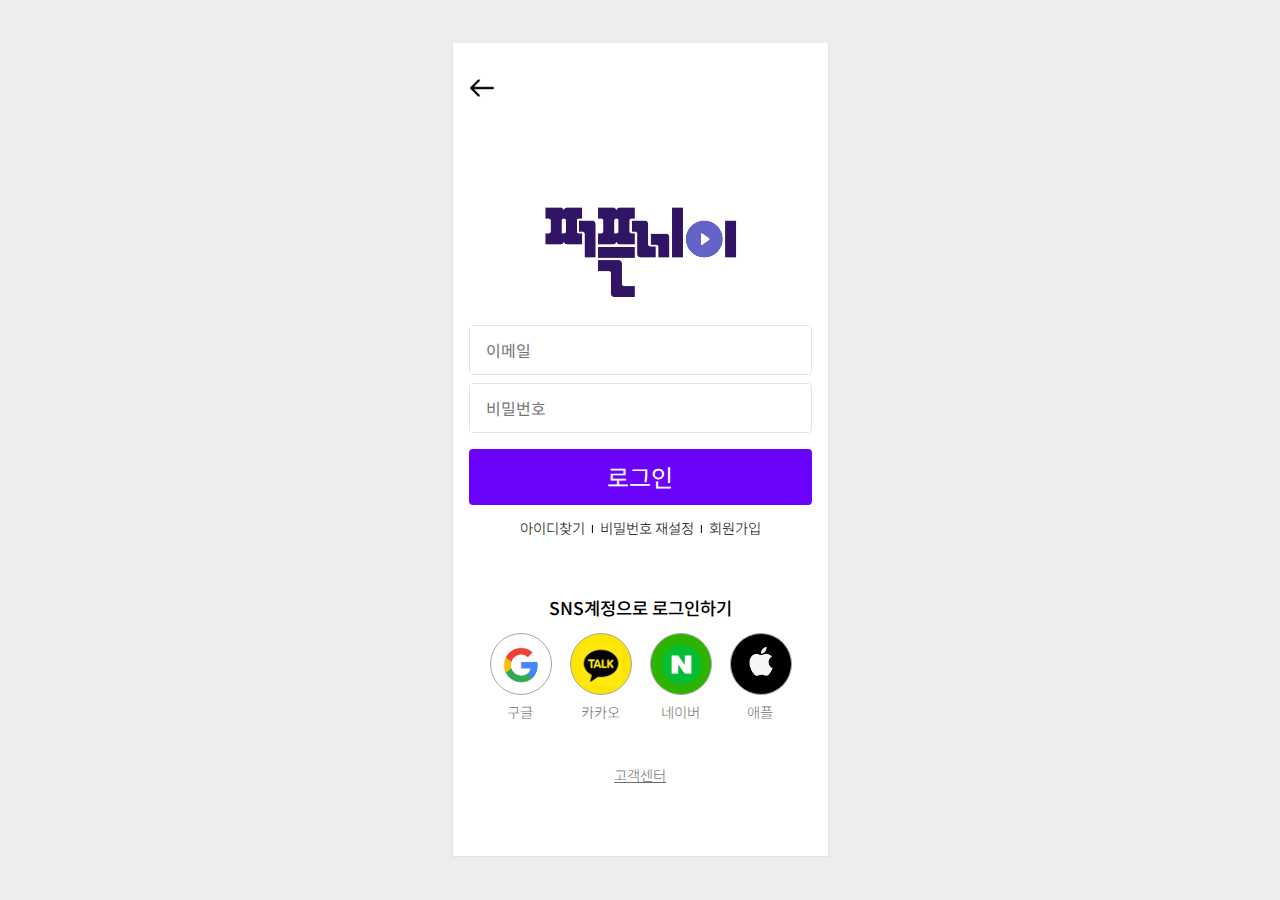
<file: login.html>
<!DOCTYPE html>
<html lang="en">
<head>
    <meta charset="UTF-8">
    <meta name="viewport" content="width=device-width, initial-scale=1.0">
    <title>소비자페이지</title>
    <link rel="stylesheet" type="text/css" href="./css/style.css" />
    <link href="https://fonts.googleapis.com/css2?family=Noto+Sans+KR:wght@100;300;400;500;700;900&display=swap" rel="stylesheet">
</head>
<body>
    <div class="mobile-container">
        <nav class="top-area wrapper" style="box-shadow: none;">
            <button class="back">
                <a onclick="history.back();">
                    <img src="/img/back.png" alt="뒤로 가기">
                </a>
            </button>
        </nav>    
        <section class="main">
            <a class="purplay-logo">
                <img src="./img/퍼플레이 로고_한글.png" alt="퍼플레이 로고"></a>
            <div class="login-area">
                <div class="id-pwd-area">
                    <div class="input-area">
                        <label name="email">이메일</label>
                        <input id="email" class="login-input" type="email" name="email" placeholder="이메일"/>
                    </div>
                    <div class="input-area">
                        <label name="pwd">비밀번호</label>
                        <input id="password" class="login-input" type="password" name="password" placeholder="비밀번호"/>
                    </div>
                    <p class="login-error-txt">에러메시지</p>
                </div>
                <button class="login-btn">로그인</button>
            </div>
            <div class="new-id-pwd-sign">
                <a>아이디찾기</a>
                <a>비밀번호 재설정</a>
                <a>회원가입</a>
            </div>
            <div class="social-login-area">
                <p>SNS계정으로 로그인하기</p>
                <button class="social-btn">
                    <div class="bg google">
                        <img src="./img/google-logo.png" alt="구글 로고">
                    </div>
                    <span>구글</span>
                </button>
                <button class="social-btn">
                    <div class="kakao bg">
                        <img src="./img/kakao-logo.png" alt="카카오 로고">
                    </div>
                    <span>카카오</span>
                </button>
                <button class="social-btn">
                    <div class="naver bg">
                        <img src="./img/naver-logo.png" alt="네이버 로고">
                    </div>
                    <span>네이버</span>
                </button>
                <button class="social-btn">
                    <div class="apple bg">
                        <img src="./img/apple-logo.png" alt="애플 로고">
                    </div>
                    <span>애플</span>
                </button>
            </div>
            <a class="cs">고객센터</a>
        </div>
    </section>
</body>
<script>
    const $TEST_ID = 'test@purplay.co.kr';
    const $TEST_PWD = '12345678';

    const $inputId = document.querySelector('input[name=email]');
    const $inputPwd = document.querySelector('input[name=password]');

    let $errorTxt = document.querySelector('.login-error-txt');

    const $loginBtn = document.querySelector('.login-btn');

    const init = () => {
        window.addEventListener('keydown', (e) => {
            if( e.key === 'Enter') {
                loginCheck();
            }
        });
    };

    const loginCheck = () => {
        if ( $inputId.value ) {
            if ( $inputPwd.value ) {
                if ( $inputId.value == $TEST_ID) {
                    if( $inputPwd.value == $TEST_PWD ) {
                        sessionStorage.setItem('login', 'true');
                        location.href = './index.html';
                    } else {
                        $inputPwd.focus();
                        $errorTxt.innerText = '비밀번호를 확인해주세요.';
                        $errorTxt.style.display = 'block';
                    }
                } else {
                    $inputId.focus();
                    $errorTxt.innerText = '가입되지 않은 이메일입니다.';
                    $errorTxt.style.display = 'block';
                } 
            } else {
                $inputPwd.focus();
                $errorTxt.innerText = '비밀번호를 입력해주세요.';
                $errorTxt.style.display = 'block';
            }
        } else {
            $inputId.focus();
            $errorTxt.innerText = '이메일을 입력해주세요.';
            $errorTxt.style.display = 'block';
        }
    };


    $loginBtn.addEventListener('click', () => {
        loginCheck();
    });

    $inputId.addEventListener('change', () => {
        $errorTxt.style.display = 'none';
    })

    init();
    
</script>
</html>
</file>
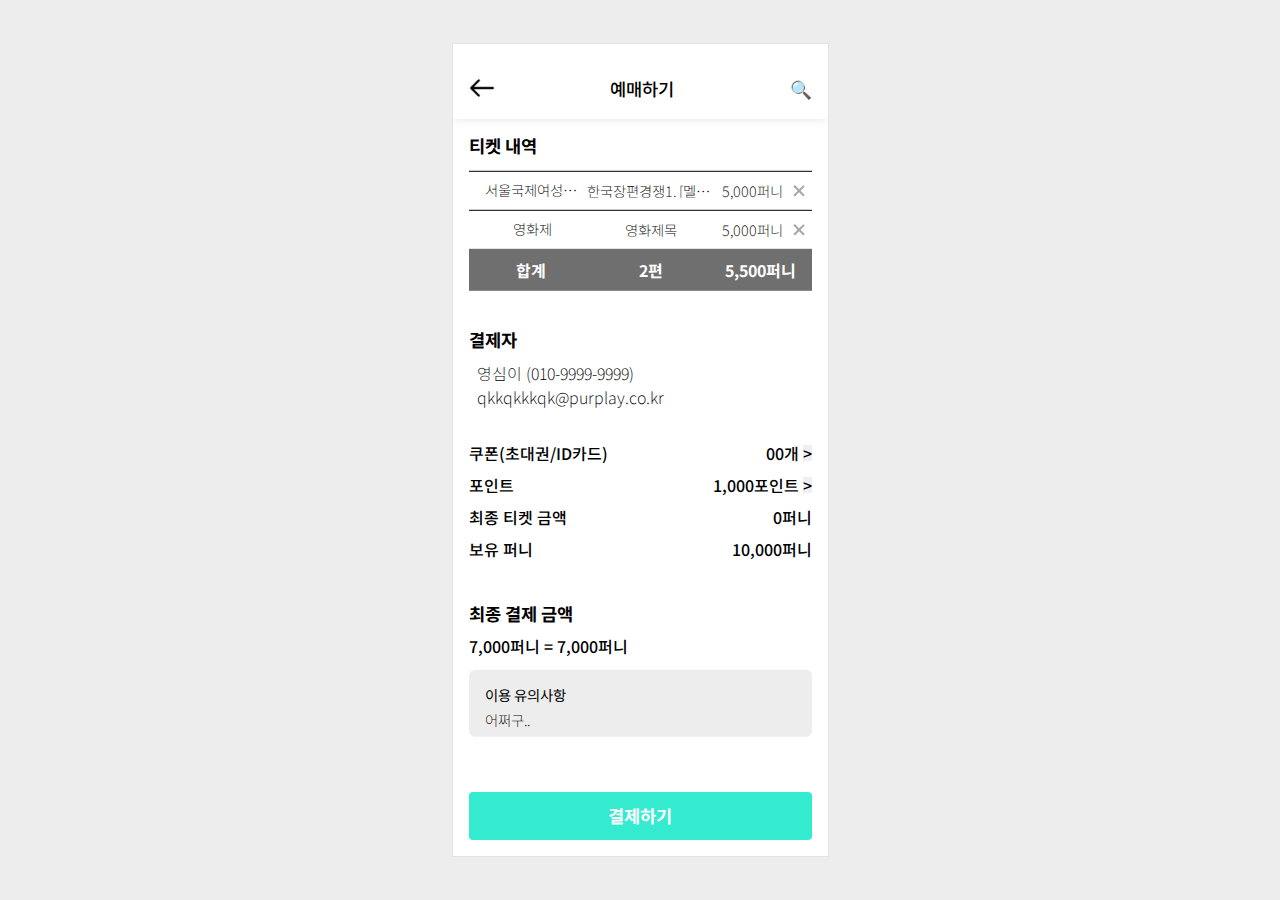
<file: off-payment.html>
<!DOCTYPE html>
<html lang="en">
<head>
    <meta charset="UTF-8">
    <meta name="viewport" content="width=device-width, initial-scale=1.0">
    <link rel="stylesheet" type="text/css" href="./css/style.css" />
    <link href="https://fonts.googleapis.com/css2?family=Noto+Sans+KR:wght@100;300;400;500;700;900&display=swap" rel="stylesheet">
    <title>티켓 결제</title>
</head>
<body>
    <div class="mobile-container">
        <section class="header-area">
            <nav class="top-area wrapper">
                <a class="back" onclick="history.back();">
                    <img src="/img/back.png" alt="뒤로 가기">
                </a>
                <span>예매하기</span>
                <div class="search-notice">
                    <button>🔍</button>
                </div>
            </nav>
        </section>
        <section class="off-main">
            <div class="off-movie-wrapper light">
                <section class="off-order-area">
                    <h3>티켓 내역</h3>
                    <div class="selected-ticket-list">
                        <article class="selected-ticket-item wrapper">
                            <span class="off-name">서울국제여성영화제</span>
                            <span class="ticket-title">한국장편경쟁1. [멜로가 체질]</span>
                            <span class="ticket-price">5,000퍼니</span>
                            <span class="ticket-cancel"></span>
                        </article>
                        <article class="selected-ticket-item wrapper">
                            <span class="off-name">영화제</span>
                            <span class="ticket-title">영화제목</span>
                            <span class="ticket-price">5,000퍼니</span>
                            <span class="ticket-cancel"></span>
                        </article>
                    </div>
                    <div class="ticket-total wrapper">
                        <span>합계</span>
                        <span class="total-count">2편</span>
                        <span class="total-price">5,500퍼니</span>
                    </div>
                </section>
                <section class="off-payment-user-area">
                    <h3>결제자</h3>
                    <div>
                        <span>영심이</span>
                        <span>(010-9999-9999)</span>
                    </div>
                    <div>
                        <span>qkkqkkkqk@purplay.co.kr</span>
                    </div>
                </section>
                <section class="off-payment-area">
                    <div class="payment-option">
                        <h4>쿠폰(초대권/ID카드)</h4>
                        <div>
                            <span>00개</span>
                            <button> > </button>
                        </div>
                    </div>
                    <div class="payment-option">
                        <h4>포인트</h4>
                        <div>
                            <span>1,000포인트</span>
                            <button> > </button>
                        </div>
                    </div>
                    <div class="payment-option">
                        <h4>최종 티켓 금액</h4>
                        <span>0퍼니</span>
                    </div>
                    <div class="payment-option">
                        <h4>보유 퍼니</h4>
                        <span>10,000퍼니</span>
                    </div>
                </section>
                <section class="off-payment-price-area">
                    <h3>최종 결제 금액</h3>
                    <span>7,000퍼니 = 7,000퍼니</span>
                </section>
                <section class="off-user-guide">
                    <div>
                        <h4>이용 유의사항</h4>
                        <p>어쩌구..</p>
                    </div>
                </section>
            </div>
        </section>
        <section class="bottom-area">
            <div class="bottom-btn-area">
                <button class="get-ticket">
                    결제하기
                </button>
            </div>
        </section>
    </div>
</body>
<script>
    const $getTktBtn = document.querySelector('.get-ticket');
    console.log($getTktBtn);

    $getTktBtn.addEventListener('click', () => {
        location.href = "./off-ticketing-complete.html";
    });

</script>
</html>
</file>
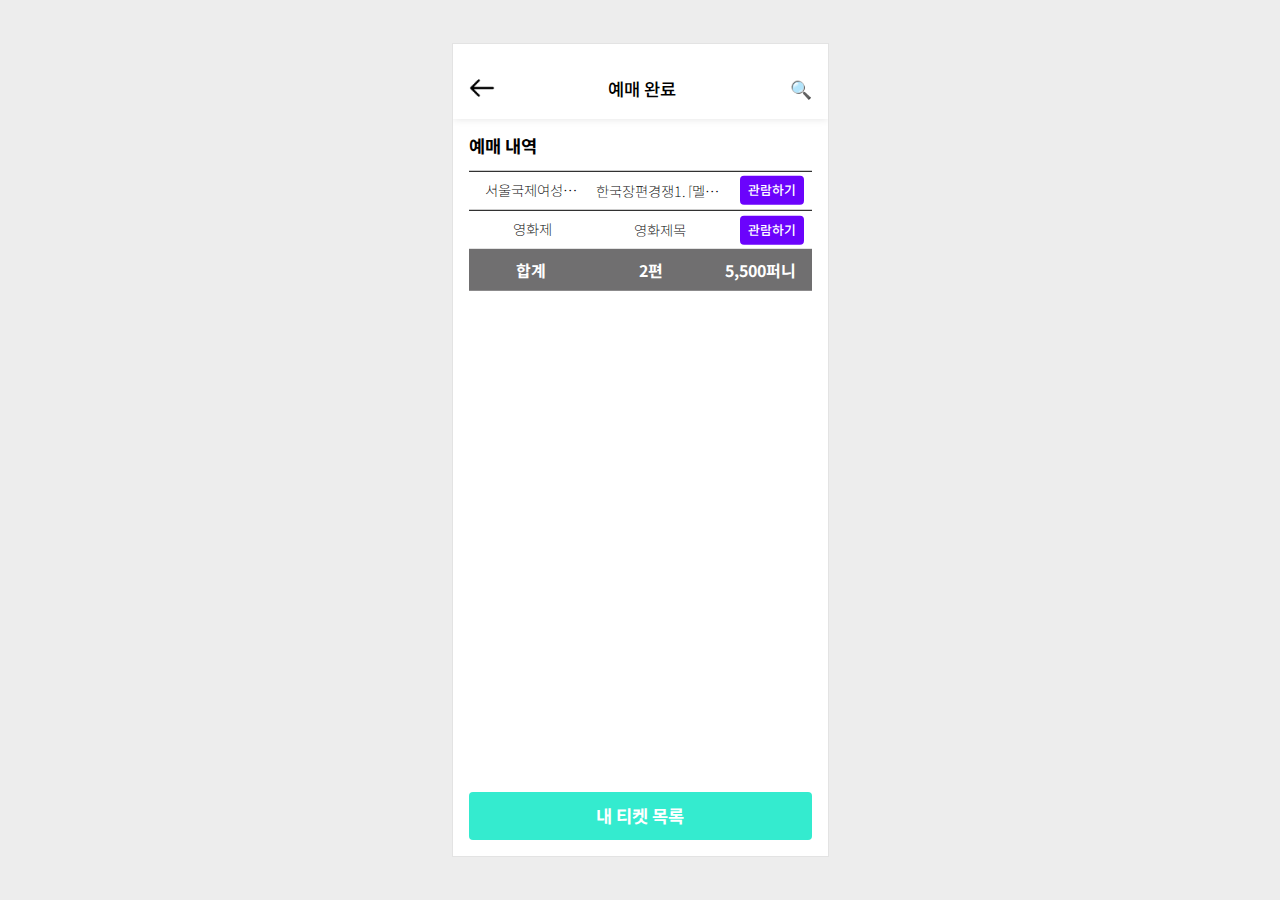
<file: off-ticketing-complete.html>
<!DOCTYPE html>
<html lang="en">
<head>
    <meta charset="UTF-8">
    <meta name="viewport" content="width=device-width, initial-scale=1.0">
    <link rel="stylesheet" type="text/css" href="./css/style.css" />
    <link href="https://fonts.googleapis.com/css2?family=Noto+Sans+KR:wght@100;300;400;500;700;900&display=swap" rel="stylesheet">
    <title>티켓 예매 완료</title>
</head>
<body>
    <div class="mobile-container">
        <section class="header-area">
            <nav class="top-area wrapper">
                <a class="back" onclick="history.back();">
                    <img src="/img/back.png" alt="뒤로 가기">
                </a>
                <span>예매 완료</span>
                <div class="search-notice">
                    <button>🔍</button>
                </div>
            </nav>
        </section>
        <section class="off-main">
            <div class="off-movie-wrapper light">
                <section class="off-order-area">
                    <h3>예매 내역</h3>
                    <div class="selected-ticket-list">
                        <article class="selected-ticket-item wrapper">
                            <span class="off-name">서울국제여성영화제</span>
                            <span class="ticket-title">한국장편경쟁1. [멜로가 체질]</span>
                            <button class="ticket-play-btn">관람하기</button>
                        </article>
                        <article class="selected-ticket-item wrapper">
                            <span class="off-name">영화제</span>
                            <span class="ticket-title">영화제목</span>
                            <button class="ticket-play-btn">관람하기</button>
                        </article>
                    </div>
                    <div class="ticket-total wrapper">
                        <span>합계</span>
                        <span class="total-count">2편</span>
                        <span class="total-price">5,500퍼니</span>
                    </div>
                </section>
            </div>
        </section>
        <section class="bottom-area">
            <div class="bottom-btn-area">
                <button class="get-ticket">내 티켓 목록</button>
            </div>
        </section>
    </div>
</body>
<script>
    const $getTktBtn = document.querySelector('.get-ticket');
    const $playTktBtn = document.querySelector('.ticket-play-btn');

    $getTktBtn.addEventListener('click', () => {
        location.href = "./off-payment.html";
    });

    $playTktBtn.addEventListener('click', () => {
        location.href = "./off-player.html";
    });

</script>
</html>
</file>
<file: css/style.css>
@import "reset.css";
body {
  height: 100vh;
  display: flex;
  align-items: center;
  font-size: 1rem;
  font-family: "Noto Sans KR", sans-serif;
  background-color: #ededed;
}

.wrapper {
  display: flex;
  flex-direction: row;
}

.mobile-container {
  display: flex;
  flex-direction: column;
  position: relative;
  margin: auto;
  width: 375px;
  height: 812px;
  border: 1px solid #e3e3e3;
  background-color: #fff;
}

.header-area {
  display: flex;
  flex-direction: column;
  align-items: flex-start;
  justify-content: start;
  position: absolute;
  top: 0;
  width: 100%;
  height: inherit;
  overflow: hidden;
}

.top-area {
  align-items: center;
  justify-content: space-between;
  padding: 1rem 16px 0 16px;
  width: 343px;
  height: 60px;
  font-size: 1.1rem;
  font-weight: 500;
  background-color: #fff;
  box-shadow: 0 0 8px #e3e3e3;
  transform: translate(0, -1px);
  z-index: 9999;
}
.top-area .back {
  width: 26px;
  background-color: rgba(0, 0, 0, 0);
}
.top-area .back img {
  width: 100%;
}
.top-area button {
  background-color: rgba(0, 0, 0, 0);
}

.off-top-area {
  display: flex;
  flex-direction: column;
  position: absolute;
  top: 0;
  padding-top: 2rem;
  width: 100%;
  border-bottom: 1px solid #3d3d3d;
  background-color: #fff;
  z-index: 9999;
}
.off-top-area .off-top {
  display: flex;
  align-items: center;
  justify-content: space-between;
  margin-bottom: 0.5rem;
  padding: 0 16px;
}
.off-top-area .off-top .off-name {
  font-size: 1.1rem;
  font-weight: 700;
}
.off-top-area .off-top .search-notice button {
  background-color: rgba(0, 0, 0, 0);
}
.off-top-area .off-top .search-notice button + button {
  margin-left: 0.5rem;
}
.off-top-area .off-menu {
  display: flex;
  align-items: center;
  justify-content: space-around;
  margin-top: 1rem;
  padding: 0 16px;
  font-size: 0.9rem;
  text-align: center;
}
.off-top-area .off-menu .off-menu-btn {
  width: 5rem;
  height: 1.7rem;
  cursor: pointer;
}
.off-top-area .off-menu .selected {
  box-sizing: border-box;
  font-weight: 700;
  border-bottom: 5px solid #6b03fc;
}

.main {
  display: flex;
  flex-direction: column;
  align-items: center;
  justify-content: center;
  margin: auto;
  padding: 0 16px;
}
.main .purplay-logo {
  margin-bottom: 1rem;
  width: 70%;
}
.main .purplay-logo img {
  width: 100%;
}
.main .login-area {
  width: 100%;
}
.main .login-area .id-pwd-area {
  margin-bottom: 1rem;
}
.main .login-area .id-pwd-area .input-area {
  margin-bottom: 0.5rem;
  background-color: #fff;
  border: 1px #e3e3e3 solid;
  border-radius: 4px;
}
.main .login-area .id-pwd-area .input-area label {
  display: none;
}
.main .login-area .id-pwd-area .input-area input {
  padding-left: 1rem;
  width: 95%;
  height: 3rem;
}
.main .login-area .id-pwd-area .login-error-txt {
  display: none;
  margin-bottom: 1rem;
  padding-top: 0.5rem;
  padding-left: 0.5rem;
  font-size: 0.8rem;
  color: red;
}
.main .login-area .login-btn {
  margin-bottom: 1rem;
  width: 100%;
  height: 3.5rem;
  color: #fff;
  font-size: 1.5rem;
  font-weight: 400;
  border-radius: 4px;
  background-color: #6b03fc;
}
.main .new-id-pwd-sign {
  position: relative;
  margin-bottom: 4rem;
  font-size: 0.9rem;
  font-weight: 300;
}
.main .new-id-pwd-sign a + a {
  margin-left: 12px;
}
.main .new-id-pwd-sign a + a::before {
  content: "";
  position: absolute;
  width: 8px;
  height: 8px;
  border-left: 1px solid black;
  transform: translate(-90%, 50%);
}
.main .social-login-area {
  margin-bottom: 3rem;
  font-size: 1.1rem;
  font-weight: 500;
  text-align: center;
}
.main .social-login-area p {
  margin-bottom: 1rem;
}
.main .social-login-area .social-btn {
  background-color: rgba(0, 0, 0, 0);
  width: 60px;
  height: 80px;
  font-size: 1rem;
  font-weight: 400;
}
.main .social-login-area .social-btn + .social-btn {
  margin-left: 1rem;
}
.main .social-login-area .social-btn .bg {
  position: relative;
  margin-bottom: 0.5rem;
  width: 60px;
  height: 60px;
  border: 1px solid #a6a6a6;
  border-radius: 50%;
  overflow: hidden;
}
.main .social-login-area .social-btn .bg img {
  position: absolute;
  width: 70%;
  transform: translate(-50%, 24%);
}
.main .social-login-area .social-btn span {
  font-size: 0.9rem;
  font-weight: 300;
  color: #706f70;
}
.main .social-login-area .social-btn :hover {
  cursor: pointer;
}
.main .cs {
  font-size: 0.9rem;
  font-weight: 300;
  text-decoration: underline;
  color: #706f70;
}

.off-main {
  height: 100%;
  overflow: scroll;
  z-index: 1;
}
.off-main .off-main-wrapper {
  transform: translate(0, 6.3rem);
  height: auto;
}
.off-main .off-main-wrapper .banner-wrapper {
  width: 100%;
  background-color: red;
}
.off-main .off-main-wrapper .banner-wrapper .banner-area img {
  width: 100%;
}
.off-main .off-main-wrapper .off-info0 {
  display: flex;
  justify-content: space-between;
  margin: 1rem 16px 0 16px;
  padding-bottom: 1rem;
  border-bottom: 1px solid black;
}
.off-main .off-main-wrapper .off-info0 .off-status {
  padding: 0.4rem 0.5rem;
  width: 2rem;
  height: 0.8rem;
  text-align: center;
  font-size: 0.8rem;
  color: #fff;
  background-color: blue;
  border-radius: 0.8rem;
}
.off-main .off-main-wrapper .off-info0 .title-slogan {
  margin-left: 0.5rem;
  padding-top: 0.2rem;
}
.off-main .off-main-wrapper .off-info0 .title-slogan .off-title {
  margin-bottom: 0.3rem;
  font-size: 1.2rem;
  font-weight: 700;
}
.off-main .off-main-wrapper .off-info0 .title-slogan .off-slogan {
  font-weight: 700;
}
.off-main .off-main-wrapper .off-info1 {
  padding: 0.5rem 1.5rem;
  font-size: 0.9rem;
}
.off-main .off-main-wrapper .off-info1 .off-info-list .off-info-item {
  margin-bottom: 0.5rem;
}
.off-main .off-main-wrapper .off-info1 .off-info-list .off-info-item .title {
  font-weight: 700;
}
.off-main .off-main-wrapper .off-info1 .off-info-list .off-info-item .title::after {
  content: ":";
  margin: 0 0.2rem;
}
.off-main .off-main-wrapper .off-btn-area {
  margin-bottom: 1rem;
  padding: 0 16px;
}
.off-main .off-main-wrapper .off-btn-area .off-btn-ticket {
  margin-bottom: 0.5rem;
  width: 100%;
  height: 3rem;
  color: #fff;
  background-color: #6b03fc;
  border-radius: 0.6rem;
}
.off-main .off-main-wrapper .off-btn-area .wrapper {
  justify-content: space-between;
}
.off-main .off-main-wrapper .off-btn-area .wrapper button {
  padding: 0.1rem 0.5rem;
  min-width: 4rem;
  height: 3rem;
  font-size: 0.9rem;
  color: #fff;
  background-color: #6b03fc;
  border-radius: 0.6rem;
}
.off-main .off-main-wrapper .off-btn-area .wrapper button + button {
  margin-left: 0.2rem;
}
.off-main .off-main-wrapper .off-info-content {
  padding: 0.5rem 16px;
}
.off-main .off-main-wrapper .off-info-content img {
  margin: 0.5rem 0;
  width: 100%;
}
.off-main .off-main-wrapper .off-history p {
  margin: 0.5rem 16px;
  font-weight: 700;
}
.off-main .off-main-wrapper .off-history .off-history-list {
  padding: 0.5rem 0 0.5rem 16px;
  height: auto;
  overflow-x: scroll;
}
.off-main .off-main-wrapper .off-history .off-history-list .off-history-item {
  margin-right: 0.6rem;
  min-width: 30%;
  height: auto;
  border-radius: 0.5rem;
}
.off-main .off-main-wrapper .off-history .off-history-list .off-history-item a {
  display: block;
  height: 100%;
  text-decoration: none;
  cursor: pointer;
}
.off-main .off-main-wrapper .off-history .off-history-list .off-history-item img {
  width: 100%;
  border-radius: 0.5rem;
  overflow: hidden;
}
.off-main .off-main-wrapper .off-history .off-history-list .off-history-item span {
  font-size: 0.8rem;
}
.off-main .off-main-wrapper .off-thanksto {
  margin: 2rem 16px 0 16px;
  padding: 0.5rem 0 6rem 0;
  font-weight: 700;
  border-top: 1px solid black;
}
.off-main .off-main-wrapper .off-thanksto p {
  margin: 1rem 0;
}
.off-main .off-movie-wrapper {
  transform: translate(0, 4.8rem);
  height: auto;
  font-weight: 200;
}
.off-main .off-movie-wrapper .banner-wrapper {
  width: 100%;
}
.off-main .off-movie-wrapper .banner-wrapper .banner-area img {
  width: 100%;
}
.off-main .off-movie-wrapper .banner-wrapper .player-control {
  font-size: 0.8rem;
  background-color: #6b03fc;
}
.off-main .off-movie-wrapper .banner-wrapper .player-control .player-bar {
  height: 4px;
  background-color: #fff;
  transform: translateY(-1px);
}
.off-main .off-movie-wrapper .banner-wrapper .player-control .player-bar::after {
  position: absolute;
  content: "";
  width: 15%;
  height: 100%;
  background-color: #34ebcf;
}
.off-main .off-movie-wrapper .banner-wrapper .player-control .player-menu {
  justify-content: space-between;
  height: auto;
}
.off-main .off-movie-wrapper .banner-wrapper .player-control .player-menu .playtime {
  padding: 0.5rem;
}
.off-main .off-movie-wrapper .banner-wrapper .player-control .player-menu .player-btn {
  align-items: center;
}
.off-main .off-movie-wrapper .banner-wrapper .player-control .player-menu .player-btn button {
  padding: 2px;
  color: #fff;
  background-color: rgba(0, 0, 0, 0);
}
.off-main .off-movie-wrapper .banner-wrapper .player-control .player-menu .player-btn .cc-btn {
  transform: translateY(1px);
}
.off-main .off-movie-wrapper .banner-wrapper .player-control .player-menu .player-btn .cc-btn img {
  width: 24px;
}
.off-main .off-movie-wrapper .banner-wrapper .player-control .player-menu .player-btn .quality-btn, .off-main .off-movie-wrapper .banner-wrapper .player-control .player-menu .player-btn .speed-btn {
  margin: 4px;
  border: 1px solid #fff;
  border-radius: 2px;
}
.off-main .off-movie-wrapper .banner-wrapper .player-control .player-menu .player-btn .fullscreen-btn {
  margin-right: 8px;
  transform: translateY(1px);
}
.off-main .off-movie-wrapper .banner-wrapper .player-control .player-menu .player-btn .fullscreen-btn img {
  width: 16px;
}
.off-main .off-movie-wrapper .off-movie-info0 {
  margin-top: 1.5rem;
  padding: 0 16px;
}
.off-main .off-movie-wrapper .off-movie-info0 .movie-summary-list {
  font-size: 0.8rem;
  margin-bottom: 0.5rem;
}
.off-main .off-movie-wrapper .off-movie-info0 .movie-summary-list .movie-rate {
  margin-right: 0.4rem;
  padding: 0.2rem;
  font-size: 0.6rem;
  font-weight: 700;
  color: white;
  background-color: #2DB400;
  border-radius: 4px;
}
.off-main .off-movie-wrapper .off-movie-info0 .movie-summary-list li:not(:first-child) + li {
  margin-left: 0.8rem;
}
.off-main .off-movie-wrapper .off-movie-info0 .movie-summary-list li:not(:first-child) + li ::before {
  content: "";
  position: absolute;
  width: 0.7rem;
  height: 0.7rem;
  border-left: 1px solid #e3e3e3;
  transform: translate(-0.4rem, 1px);
}
.off-main .off-movie-wrapper .off-movie-info0 .movie-title {
  margin: 1rem 0;
  font-size: 1.2rem;
  font-weight: 300;
}
.off-main .off-movie-wrapper .off-movie-info0 .movie-ticket-btn {
  margin-bottom: 1rem;
  width: 100%;
  height: 2.5rem;
  font-weight: 500;
  color: #0f0f0f;
  border-radius: 2.5rem;
}
.off-main .off-movie-wrapper .off-movie-info0 .info0-btn {
  align-items: baseline;
  justify-content: space-evenly;
  padding-bottom: 0.5rem;
}
.off-main .off-movie-wrapper .off-movie-info0 .info0-btn button {
  padding-bottom: 1rem;
  font-size: 0.9rem;
  color: #fff;
  background-color: rgba(0, 0, 0, 0);
}
.off-main .off-movie-wrapper .off-movie-info0 .info0-btn button p {
  margin-top: 0.2rem;
}
.off-main .off-movie-wrapper .off-movie-info-tab {
  margin: 0 16px;
  align-items: baseline;
  justify-content: space-around;
  border-bottom: 1px solid #ededed;
  text-align: center;
}
.off-main .off-movie-wrapper .off-movie-info-tab a {
  padding: 1rem 0;
  flex-grow: 1;
}
.off-main .off-movie-wrapper .off-movie-info-tab .selected {
  font-weight: 700;
  border-bottom: 5px solid #6b03fc;
  transform: translate(0, 2px);
}
.off-main .off-movie-wrapper .off-movie-detail {
  margin-top: 1rem;
}
.off-main .off-movie-wrapper .off-movie-detail .off-movie-img {
  padding: 0.5rem 0 0.5rem 16px;
  height: auto;
  overflow-x: scroll;
}
.off-main .off-movie-wrapper .off-movie-detail .off-movie-img .off-movie-img-item {
  margin-right: 0.6rem;
  min-width: 45%;
  height: auto;
}
.off-main .off-movie-wrapper .off-movie-detail .off-movie-img .off-movie-img-item a {
  display: block;
  text-decoration: none;
  cursor: pointer;
}
.off-main .off-movie-wrapper .off-movie-detail .off-movie-img .off-movie-img-item img {
  width: 100%;
  border-radius: 4px;
  overflow: hidden;
}
.off-main .off-movie-wrapper .off-movie-detail div {
  padding: 0 16px 1.5rem 16px;
}
.off-main .off-movie-wrapper .off-movie-detail div p, .off-main .off-movie-wrapper .off-movie-detail div ol {
  font-size: 0.9rem;
  line-height: 1.3rem;
  letter-spacing: 1px;
  word-break: break-all;
}
.off-main .off-movie-wrapper .off-movie-detail div h2 {
  margin-bottom: 1rem;
  font-weight: 400;
  letter-spacing: 1px;
  text-decoration: underline;
}
.off-main .off-movie-wrapper .off-movie-detail div article {
  margin-bottom: 1rem;
}
.off-main .off-movie-wrapper .off-movie-detail div article img {
  margin-right: 0.5rem;
  width: 30%;
  height: 30%;
}
.off-main .off-movie-wrapper .off-movie-detail div article div {
  padding: 0;
}
.off-main .off-movie-wrapper .off-movie-detail div article div h3 {
  font-size: 0.9rem;
  font-weight: 400;
  letter-spacing: 1px;
  margin: 4px 0;
}
.off-main .off-movie-wrapper .off-movie-detail div article div p {
  margin-bottom: 0;
  font-size: 0.8rem;
  line-height: 1.1rem;
}
.off-main .off-movie-wrapper .off-select-menu {
  margin: 1rem;
}
.off-main .off-movie-wrapper .off-select-menu img {
  position: absolute;
  top: 0;
  right: 0;
  width: 2rem;
  transform: translate(-50%, 15%);
}
.off-main .off-movie-wrapper .off-select-menu #off-select {
  -moz-appearance: none;
  -webkit-appearance: none;
  appearance: none;
  font-family: inherit;
  padding: 0.5rem;
  width: 100%;
  border: 2px solid #34ebcf;
  border-radius: 8px;
}
.off-main .off-movie-wrapper .off-user-guide {
  margin: 0 16px;
  padding: 1rem 1rem 0 1rem;
  background-color: #ededed;
  font-size: 0.9rem;
  line-height: 1.1rem;
  border-radius: 6px;
}
.off-main .off-movie-wrapper .off-user-guide h4 {
  margin-bottom: 0.4rem;
  font-weight: 400;
}
.off-main .off-movie-wrapper .off-user-guide p {
  padding-bottom: 0.5rem;
  line-height: 1.2rem;
}
.off-main .off-movie-wrapper .off-user-guide .close {
  height: 2rem;
  overflow: hidden;
}
.off-main .off-movie-wrapper .off-user-guide .open {
  height: auto;
}
.off-main .off-movie-wrapper .off-user-guide button {
  margin: auto;
  width: 2rem;
  background-color: rgba(0, 0, 0, 0);
  cursor: pointer;
}
.off-main .off-movie-wrapper .off-user-guide button img {
  width: 100%;
}
.off-main .off-movie-wrapper .search-area {
  margin: 1rem;
  border: 0.75px solid #3d3d3d;
}
.off-main .off-movie-wrapper .search-area input {
  width: 100%;
}
.off-main .off-movie-wrapper .search-area button {
  padding: 4px;
  background-color: rgba(0, 0, 0, 0);
}
.off-main .off-movie-wrapper .off-ticket-area {
  padding: 0 1rem 160px;
}
.off-main .off-movie-wrapper .off-ticket-area .off-ticket {
  padding: 0 0.5rem;
  border: 2px solid #3d3d3d;
  border-radius: 4px;
}
.off-main .off-movie-wrapper .off-ticket-area .off-ticket input {
  margin-right: 0.5rem;
  width: 1rem;
}
.off-main .off-movie-wrapper .off-ticket-area .off-ticket img {
  width: 25%;
}
.off-main .off-movie-wrapper .off-ticket-area .off-ticket .ticket-info {
  display: flex;
  flex-direction: column;
  justify-content: space-evenly;
  margin-left: 0.5rem;
  padding: 0.5rem 0;
  font-size: 0.9rem;
}
.off-main .off-movie-wrapper .off-ticket-area .off-ticket .ticket-info .ticket-section {
  margin-bottom: 0.3rem;
}
.off-main .off-movie-wrapper .off-ticket-area .off-ticket .ticket-info .wrapper {
  margin-bottom: 0.3rem;
}
.off-main .off-movie-wrapper .off-ticket-area .off-ticket .ticket-info .ticket-rate {
  padding: 3px 6px;
  font-weight: 500;
  color: #fff;
  background-color: blue;
  border-radius: 4px;
}
.off-main .off-movie-wrapper .off-ticket-area .off-ticket .ticket-info .ticket-title {
  margin-left: 0.2rem;
  padding: 3px 0;
  font-weight: 500;
}
.off-main .off-movie-wrapper .off-ticket-area .off-ticket .ticket-info .ticket-count::after {
  display: inline-block;
  content: "";
  width: 0.9rem;
  height: 0.9rem;
  border-left: 1px solid #0f0f0f;
  transform: translate(9px, 2px);
}
.off-main .off-movie-wrapper .off-ticket-area .off-ticket + .off-ticket {
  margin-top: 0.5rem;
}
.off-main .off-movie-wrapper .off-now-playing {
  align-items: center;
  justify-content: center;
  padding: 0.5rem 1rem;
  font-size: 1.1rem;
}
.off-main .off-movie-wrapper .off-now-playing button {
  width: 36px;
  height: 36px;
  background-color: rgba(0, 0, 0, 0);
}
.off-main .off-movie-wrapper .off-now-playing button img {
  width: 100%;
}
.off-main .off-movie-wrapper .off-now-playing h3 {
  margin: 0.5rem;
  font-weight: 500;
}
.off-main .off-movie-wrapper .playing-info {
  padding: 0 1rem;
  line-height: 1.3rem;
  letter-spacing: 1px;
  word-break: break-all;
}

.bottom-area {
  display: flex;
  flex-direction: column;
  justify-content: end;
  position: absolute;
  bottom: 0;
  width: 100%;
  height: inherit;
  overflow: hidden;
}
.bottom-area .bottom-menu {
  width: auto;
  height: 4rem;
  background-color: #e3e3e3;
  cursor: pointer;
  z-index: 90;
}
.bottom-area .bottom-menu .bottom-menu-list {
  display: flex;
  align-items: center;
  justify-content: space-around;
  height: 100%;
}
.bottom-area .bottom-menu .bottom-menu-list .bottom-menu-item {
  display: flex;
  align-items: center;
  justify-content: center;
  width: 5rem;
  height: 100%;
  text-align: center;
}
.bottom-area .bottom-menu .bottom-menu-list .selected {
  font-weight: 700;
}
.bottom-area .bottom-menu .bottom-menu-list .my-account a {
  display: flex;
  align-items: center;
  justify-content: center;
  width: 100%;
  height: 64px;
}
.bottom-area .bottom-menu .bottom-menu-list .my-account a img {
  padding: 4px;
  height: 32px;
  border: 1px solid #0f0f0f;
  border-radius: 20px;
}
.bottom-area .bottom-btn-area {
  padding: 1rem;
  z-index: 90;
}
.bottom-area .playlist-popup {
  flex-direction: column;
  align-items: center;
  padding: 0 1rem;
  max-height: 50%;
  background-color: rgba(255, 255, 255, 0.5);
  backdrop-filter: blur(8px);
  border-top-left-radius: 32px;
  border-top-right-radius: 32px;
  z-index: 90;
}
.bottom-area .playlist-popup .popup-slider {
  margin-top: 0.5rem;
  padding-top: 0.5rem;
  width: 5rem;
  height: 6px;
  background-color: #fff;
  border-radius: 4px;
}
.bottom-area .playlist-popup h3 {
  margin: 1rem 0;
  font-size: 1.1rem;
  font-weight: 500;
}
.bottom-area .playlist-popup .playlist {
  margin: 0 1rem;
  width: 100%;
  overflow: scroll;
}
.bottom-area .playlist-popup .playlist h4 {
  margin-bottom: 1rem;
}

.off-order-area {
  padding: 1rem;
}
.off-order-area h3 {
  margin-bottom: 1rem;
  font-size: 1.1rem;
  font-weight: 700;
}
.off-order-area .selected-ticket-item {
  color: black !important;
  border-color: #000 !important;
}

.off-payment-user-area {
  padding: 1rem;
}
.off-payment-user-area h3 {
  margin-bottom: 1rem;
  font-size: 1.1rem;
  font-weight: 700;
}
.off-payment-user-area div {
  margin-bottom: 0.5rem;
  padding: 0 0.5rem;
}

.off-payment-area {
  padding: 1rem;
  font-weight: 500;
}
.off-payment-area .payment-option {
  display: flex;
  justify-content: space-between;
  margin-bottom: 1rem;
}

.off-payment-price-area {
  padding: 1rem;
}
.off-payment-price-area h3 {
  margin-bottom: 1rem;
  font-size: 1.1rem;
  font-weight: 700;
}
.off-payment-price-area span {
  font-weight: 500;
}

.ticket-receipt {
  display: flex;
  flex-direction: column;
  justify-content: end;
  padding: 2rem 1rem 1rem 1rem;
  width: calc(100% - 2rem);
  height: auto;
  background-color: #0f0f0f;
  border-top-left-radius: 32px;
  border-top-right-radius: 32px;
  box-shadow: 0 0 5px gray;
  z-index: 9999;
}

.selected-ticket-item {
  align-items: center;
  justify-content: space-between;
  padding: 0 0.5rem 0 1rem;
  height: 2.4rem;
  font-size: 0.9rem;
  color: #fff;
  border-top: 1px solid #fff;
}
.selected-ticket-item .off-name {
  flex: 0 1 30%;
  width: auto;
  height: 1rem;
  text-align: center;
  overflow: hidden;
  white-space: nowrap;
  text-overflow: ellipsis;
}
.selected-ticket-item .ticket-title {
  flex: 0 1 40%;
  text-align: center;
  overflow: hidden;
  white-space: nowrap;
  text-overflow: ellipsis;
}
.selected-ticket-item .ticket-play-btn {
  padding: 0.5rem;
  font-size: 0.8rem;
  font-weight: 500;
  color: #fff;
  background-color: #6b03fc;
  border-radius: 4px;
}
.selected-ticket-item .ticket-cancel {
  width: 14px;
  height: 14px;
}
.selected-ticket-item .ticket-cancel::before {
  content: "";
  position: absolute;
  width: 14px;
  height: 14px;
  border-left: 2px solid #a6a6a6;
  transform: translate(6px, 5px)rotate(45deg);
}
.selected-ticket-item .ticket-cancel::after {
  content: "";
  position: absolute;
  width: 14px;
  height: 14px;
  border-left: 2px solid #a6a6a6;
  transform: translate(6px, -5px)rotate(-45deg);
}

.ticket-total {
  align-items: center;
  justify-content: space-between;
  padding: 0 1rem;
  margin-bottom: 0.5rem;
  width: auto;
  height: 2.6rem;
  font-weight: 700;
  color: #fff;
  background-color: #706f70;
}
.ticket-total :first-child {
  flex: 0 1 30%;
  text-align: center;
}
.ticket-total :nth-child(2) {
  flex: 0 1 40%;
  text-align: center;
}

.get-ticket {
  padding: 0 1rem;
  width: 100%;
  bottom: 1rem;
  height: 3rem;
  font-size: 1.1rem;
  font-weight: 700;
  color: #fff;
  background-color: #34ebcf;
  border-radius: 4px;
}

.kakao {
  background-color: #FEE500;
}

.naver {
  background-color: #2DB400;
}

.apple {
  background-color: black;
}

.share {
  width: 1.5rem;
  height: 1.5rem;
  background-color: rgba(0, 0, 0, 0);
  opacity: 0.5;
}
.share img {
  width: 100%;
}

.grid-4 {
  display: grid;
  grid-template-columns: repeat(4, 1fr);
  gap: 0.5rem;
}
.grid-4 img {
  width: 100%;
}

.ticket-direct-btn {
  right: 0;
  margin: 0 0.5rem 0.5rem 0;
  padding: 0.5rem;
  width: 3.5rem;
  height: 3.5rem;
  background-color: violet;
  border-radius: 4rem;
  cursor: pointer;
  z-index: 2;
}
.ticket-direct-btn img {
  width: 80%;
  transform: translate(15%, 10%);
}

.light {
  color: #000;
  background-color: #fff;
}

.dark {
  color: #fff;
  background-color: #0f0f0f;
}

::-webkit-scrollbar {
  display: none;
}

.right-end {
  justify-content: end;
}

.now {
  font-weight: 700;
}

/*# sourceMappingURL=style.css.map */
</file>
